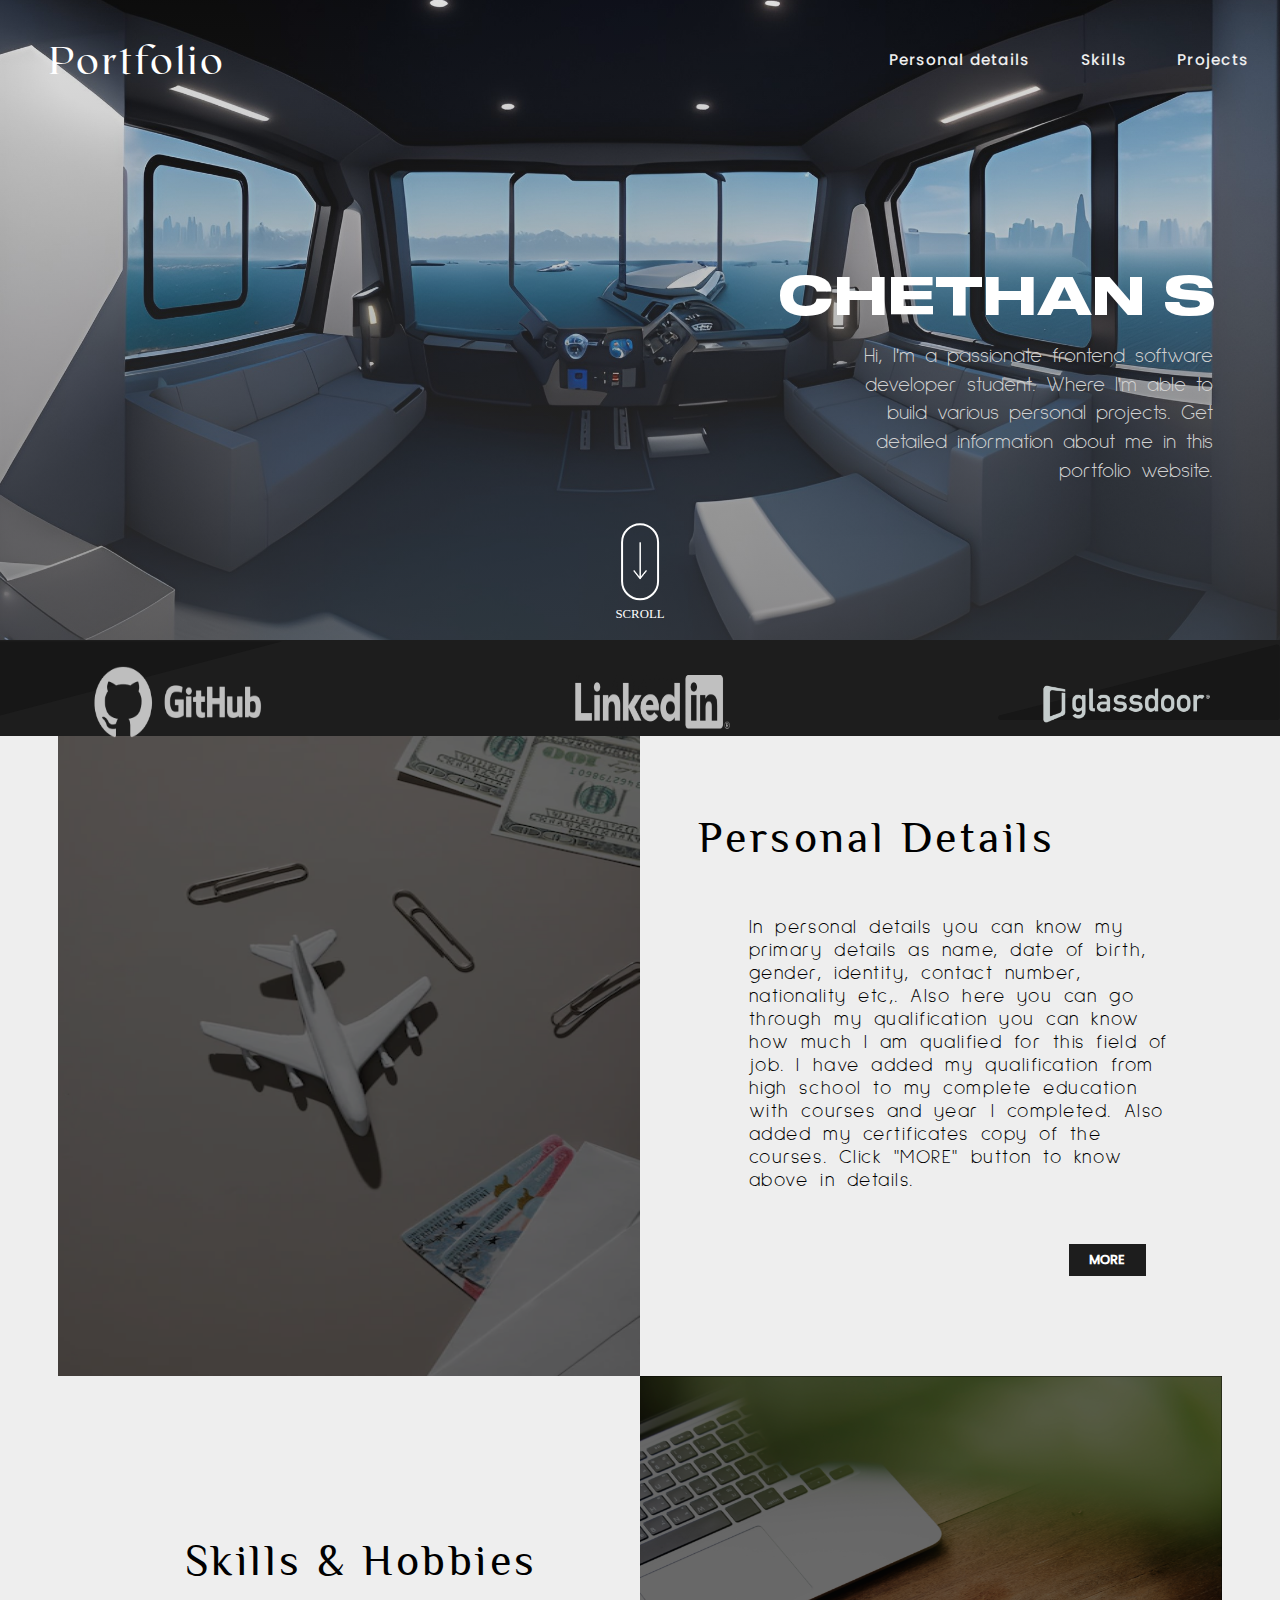
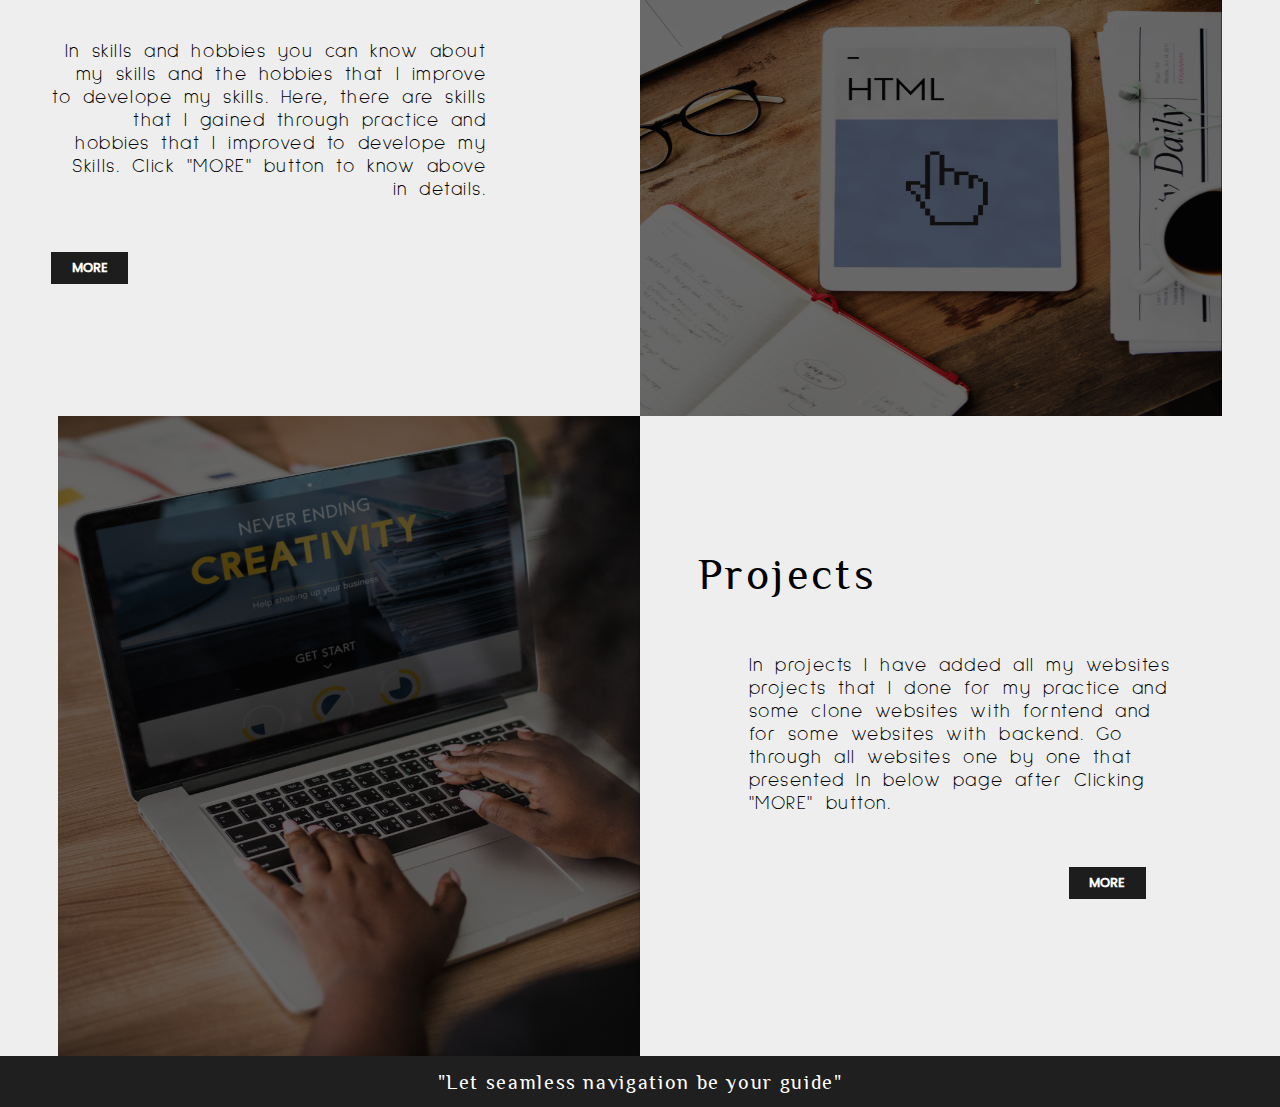
<file: Pages/Index.html>
<!DOCTYPE html>
<html lang="en">
<head>
    <meta charset="UTF-8">
    <meta http-equiv="X-UA-Compatible" content="IE=edge">
    <meta name="viewport" content="width=device-width, initial-scale=1.0">
    <link href="index.css" rel="stylesheet" >
    <title>Portfolio</title>
</head>
<body>
    <div class="wel" id="up">
        <div class="nav">
            <p class="lll" onclick="window.location.href='https://chethan025.github.io/NewPortfolio/Pages/Index.html'">
                Portfolio
            </p>
            <ul class="lnks">
                <li class="lnj" onclick="window.location.href='https://chethan025.github.io/NewPortfolio/Pages/Index.html#Personal Details'">Personal details</li>
                <li class="lnj" onclick="window.location.href='https://chethan025.github.io/NewPortfolio/Pages/Index.html#Skills & Hobbies'">Skills</li>
                <li class="lnj" onclick="window.location.href='https://chethan025.github.io/NewPortfolio/Pages/Index.html#Projects'">Projects</li>
            </ul>
        </div>
        <div class="cgh">
            <div class="chd">
                <p class="ctx">CHETHAN S</p>
                <p class="ctcx">Hi, I'm a passionate frontend software developer student. Where I'm able to build various personal projects.
                    Get detailed information about me 
                    in this portfolio website.
                </p>
            </div>
            
            <div class="chd dg">
                <p class="ctx">CHETHAN S</p>
                <p class="ctcx">Hi, I'm a passionate frontend software developer student. Where I'm able to build various personal projects.
                    Get detailed information about me 
                    in this portfolio website.
                </p>
            </div>
        </div>
        <div class="btn">
            <button class="button" onclick="window.location.href='#SCROLL';"  id="SCROLL"><img src="https://chethan025.github.io/NewPortfolio/Sources/Images/Down Arrow.png" alt="Down Img" class="bti"></button>
            <p class="srl">SCROLL</p>
        </div>
    </div>
    <div class="scl">
        <svg width="22vw" height="6vw" viewBox="0 0 472 124" fill="none" xmlns="http://www.w3.org/2000/svg">
            <path d="M0 0H472L0 124V0Z" fill="#090909" fill-opacity="0.31"/>
        </svg> 
        <svg class="svg2" width="22vw" height="12vh" viewBox="0 0 467 126" fill="none" xmlns="http://www.w3.org/2000/svg">
            <path d="M462.009 0.776852C464.539 0.129682 467 2.04075 467 4.65206V9.5V122C467 124.209 465.209 126 463 126H4.27625C-0.427813 126 -1.27239 119.291 3.28491 118.125L462.009 0.776852Z" fill="#090909" fill-opacity="0.31"/>
        </svg>
        
        <div class="lgimg">
            <img src="https://chethan025.github.io/NewPortfolio/Sources/Images/Github.png" alt="logo" class="lomg" style="height: 8vh;" onclick="window.location.href='https://github.com/chethan025/'">
            <img src="https://chethan025.github.io/NewPortfolio/Sources/Images/LinkedIn.png" alt="logo" class="lomg" style="height: 6vh;" onclick="window.location.href='https://www.linkedin.com/m/in/chethan-a7482a1a0'">
            <img src="https://chethan025.github.io/NewPortfolio/Sources/Images/38-385467_glassdoor-logo-graphics-hd-png-download_1-removebg-preview.png" alt="logo" class="lomg">

        </div>
    </div>
    <div class="prsnl fvd" id="Personal Details">
        <div class="smgd">
            <img src="https://chethan025.github.io/NewPortfolio/Sources/Images/top-view-plane-green-cards-arrangement_23-2149828149.png" alt="error loading Image" class="prmg">
        </div>
        
        <div class="sdfh">
            <div class="gads">
                <h1 class="prh">Personal Details</h1>
                <p class="prp">In personal details you can know my primary details as name, date of birth, gender, 
                    identity, contact number, nationality etc,. Also here you can go 
                    through my qualification you can know how much I am qualified for this field of job. I have added my 
                    qualification from high school to my complete education with courses and year I completed. 
                    Also added my certificates copy of the courses.
                    Click "MORE" button to know above in details.
                </p>
                <div class="btng">
                <button class="prb" onclick="window.location.href='https://chethan025.github.io/NewPortfolio/Pages/Personal Details.html'">MORE</button>
                </div>
            </div>
        </div>
    </div>
    <div class="prsnl" id="Skills & Hobbies">
        <div class="smgd righ">
            <img src="https://chethan025.github.io/NewPortfolio/Sources/Images/web-design-programming-hand-cursor-icon.jpg" alt="error loading Image" class="prmg">
        </div>
        <div class="sdfh ">
            <div class="gads">
                <h1 class="prh" style="text-align: right;">Skills & Hobbies</h1>
                <p class="prp " style="text-align: right;">In skills and hobbies you can know about my skills and the 
                    hobbies that I improve to develope my skills. Here, there are skills that I gained through practice 
                    and hobbies that I improved to develope my Skills. 
                    Click "MORE" button to know above in details.
                </p>
                <div class="btng" style="place-items: start;">
                    <button class="prb" style="margin: 0vw 7vw 0vw 4vw;" onclick="window.location.href='https://chethan025.github.io/NewPortfolio/Pages/Skills & Hobbies.html'">MORE</button>
                </div>
            </div>
        </div>
        <div class="smgd td">
            <img src="https://chethan025.github.io/NewPortfolio/Sources/Images/web-design-programming-hand-cursor-icon.jpg" alt="error loading Image" class="prmg">
        </div>
    </div>
    <div class="prsnl" id="Projects">
    <div class="smgd">
        <img src="https://chethan025.github.io/NewPortfolio/Sources/Images/woman-working-laptop.jpg" alt="error loading Image" class="prmg">
    </div>
        <div class="sdfh">
            <div class="gads">
                <h1 class="prh">Projects</h1>
                <p class="prp">In projects I have added all my websites projects that I done for my practice and some 
                    clone websites with forntend and for some websites with backend. Go through all websites one by one that 
                    presented In below page after Clicking "MORE" button.
                </p>
                <div class="btng">
                <button class="prb" onclick="window.location.href='https://chethan025.github.io/NewPortfolio/Pages/Projects.html'">MORE</button>
                </div>
            </div>
        </div>
    </div>
    <abbr title="End of the page, tap to go top" onclick="window.location.href='https://chethan025.github.io/NewPortfolio/Pages/Index.html#up'">
        <div class="ftrr">
            <p class="last">"Let seamless navigation be your guide"</p>
        </div>
    </abbr>
</body>
</html>
</file>
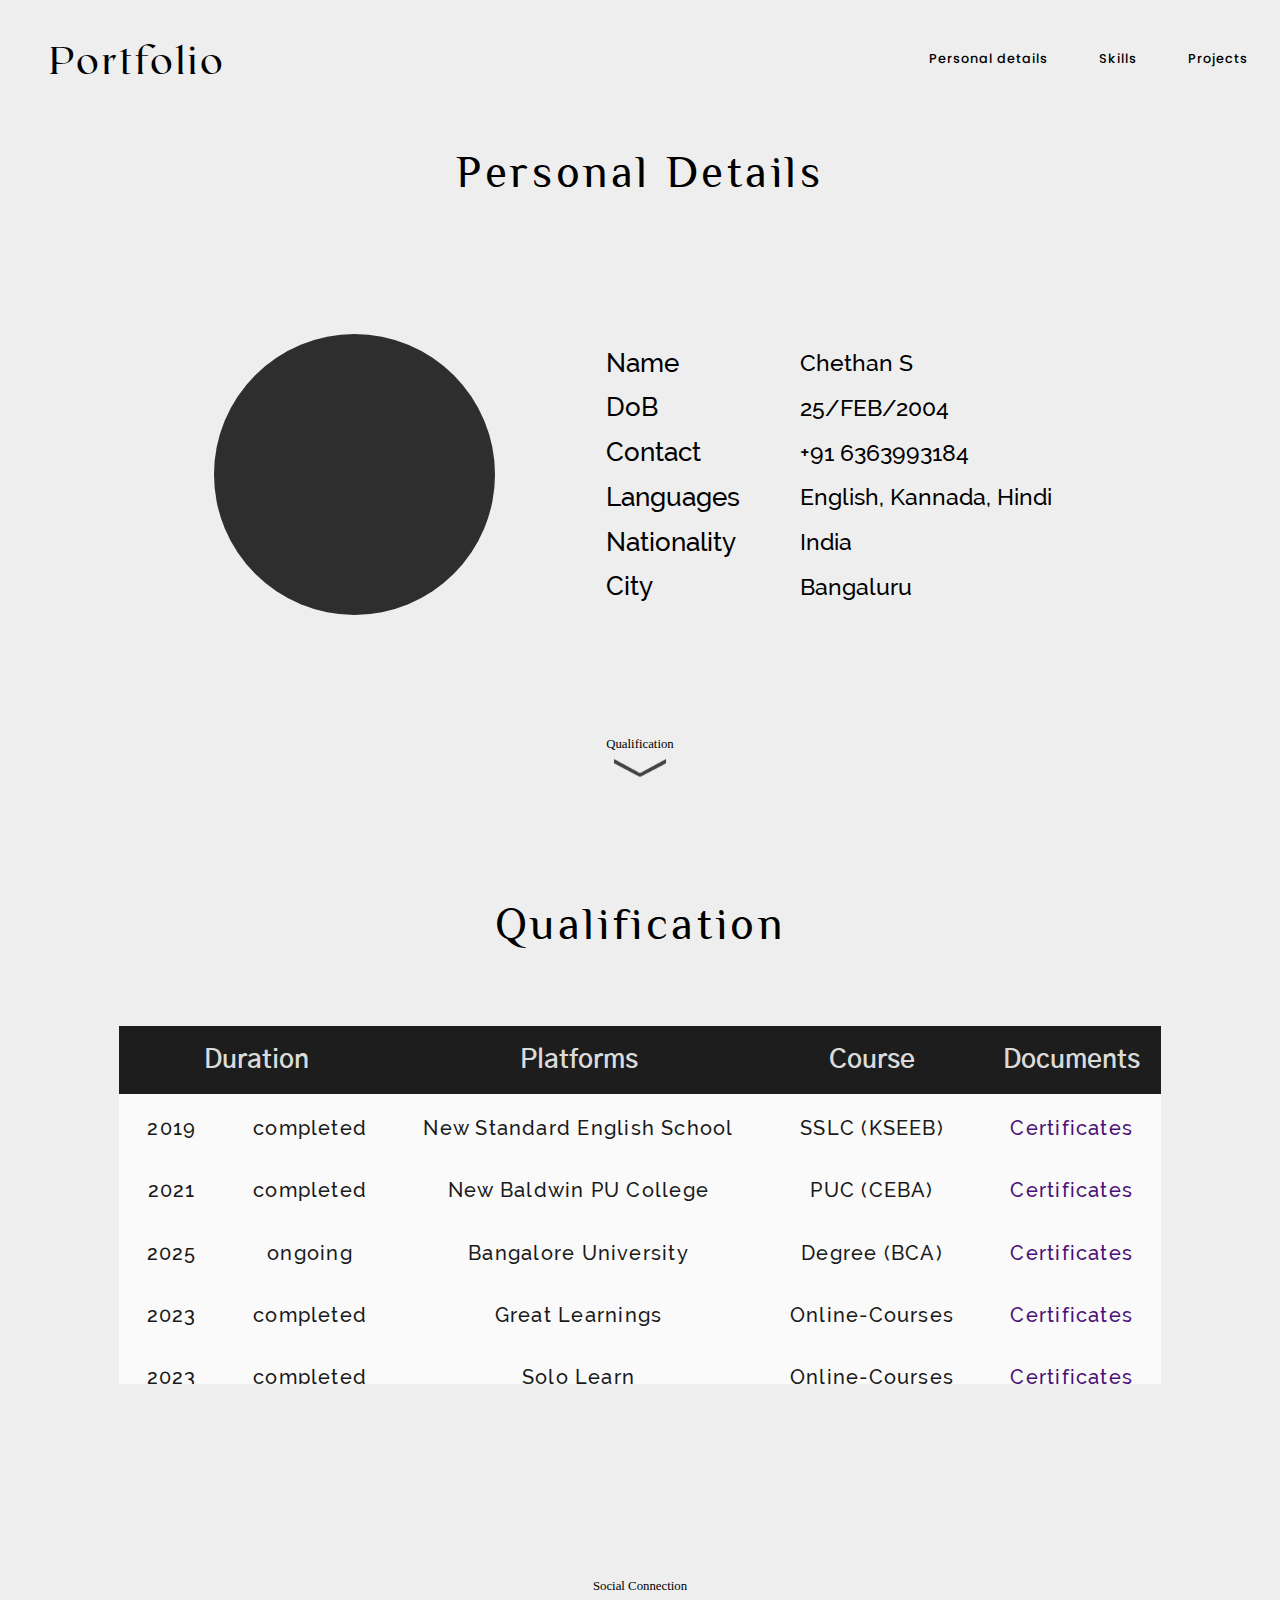
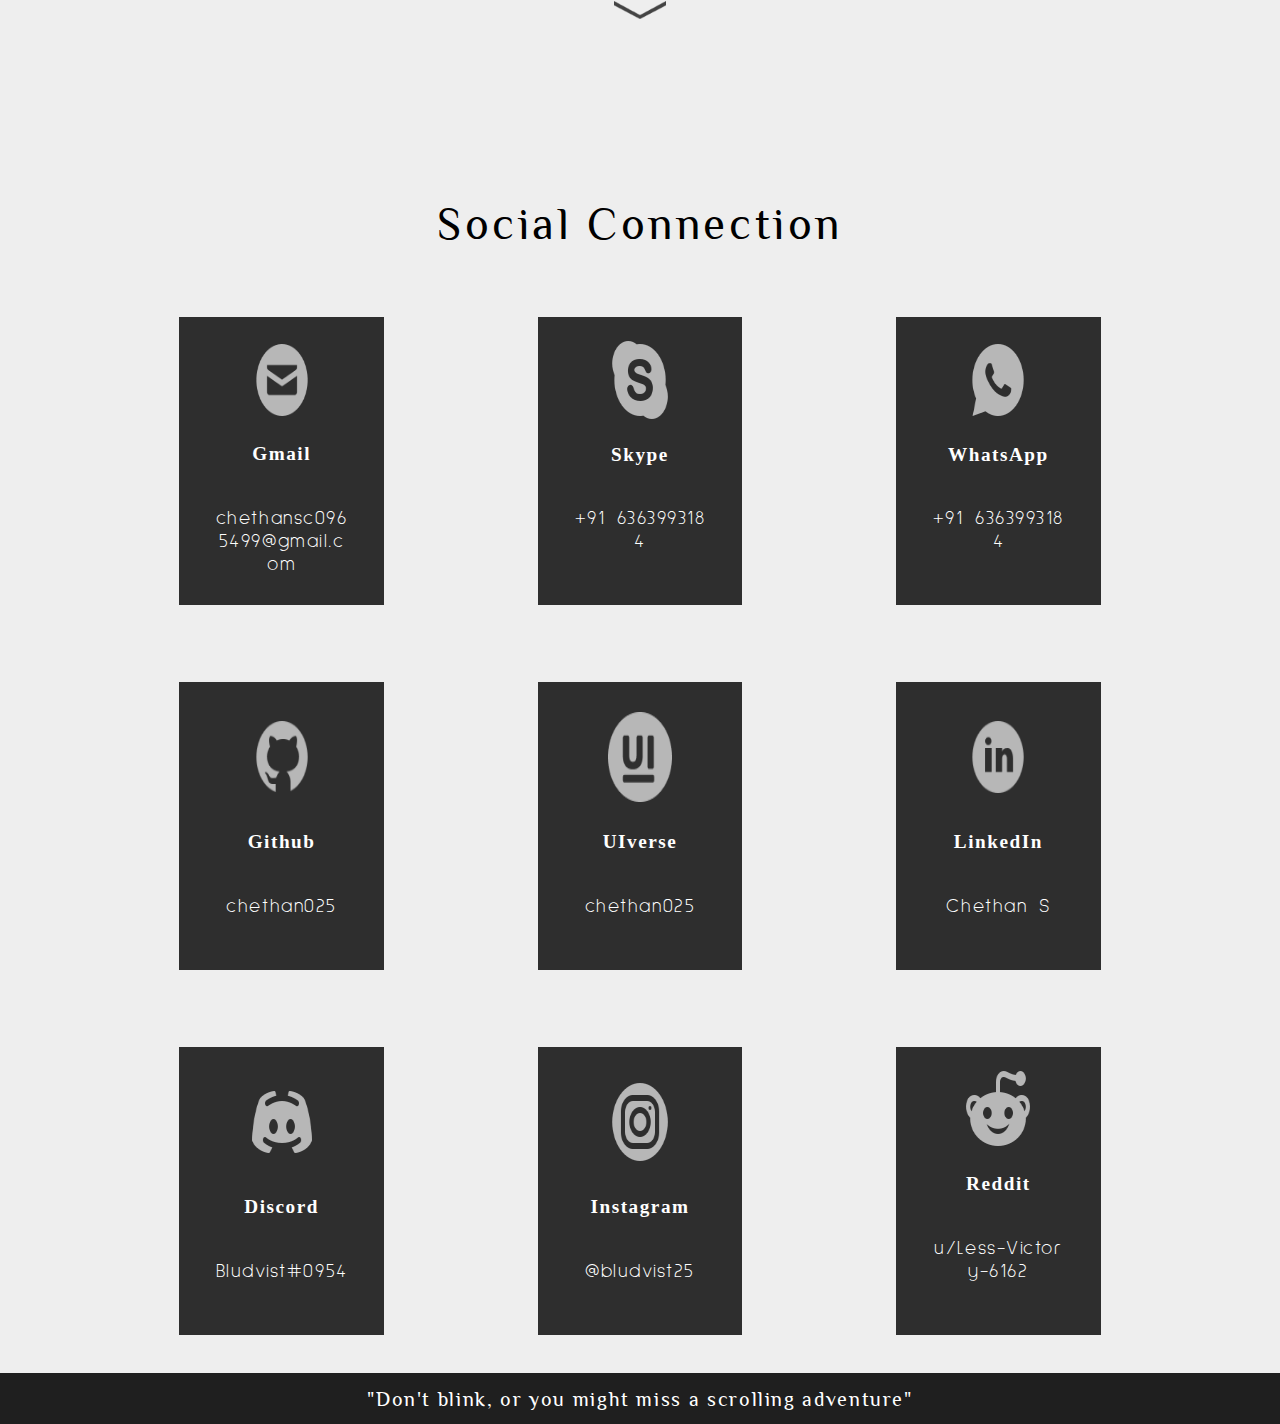
<file: Pages/Personal Details.html>
<!DOCTYPE html>
<html lang="en">
<head>
    <meta charset="UTF-8">
    <meta http-equiv="X-UA-Compatible" content="IE=edge">
    <meta name="viewport" content="width=device-width, initial-scale=1.0">
    <link href="index.css" rel="stylesheet">
    <link href="Personal Details.css" rel="stylesheet">
    <title>Personal Details</title>
</head>
<body>
    <div class="nav n" id="up">
        <p class="lll l" onclick="window.location.href='https://chethan025.github.io/NewPortfolio/Pages/Index.html'">
            Portfolio
        </p>
        <ul class="lnks">
            <li class="lnj j" onclick="window.location.href='https://chethan025.github.io/NewPortfolio/Pages/Index.html#Personal Details'">Personal details</li>
            <li class="lnj j" onclick="window.location.href='https://chethan025.github.io/NewPortfolio/Pages/Index.html#Skills & Hobbies'">Skills</li>
            <li class="lnj j" onclick="window.location.href='https://chethan025.github.io/NewPortfolio/Pages/Index.html#Projects'">Projects</li>
        </ul>
    </div>
    <div class="pcont">
        <h1 class="prh hh">Personal Details</h1>
    
        <div class="pdes">
            <div class="rnd">
                <!-- <img class="rndimg" src="https://chethan025.github.io/NewPortfolio/Sources/Images/hEiY0b67_2x (2).png" > -->
            </div>
            <div class="contt">
                <table class="tbl">
                    <tbody class="tbdy">
                        <tr class="trw">
                            <td class="tdit">Name</td>
                            <td class="tdit2">Chethan S</td>
                        </tr>
                        <tr class="trw">
                            <td class="tdit">DoB</td>
                            <td class="tdit2">25/FEB/2004</td>
                        </tr>
                        <tr class="trw">
                            <td class="tdit">Contact</td>
                            <td class="tdit2">+91 6363993184</td>
                        </tr>
                        <tr class="trw">
                            <td class="tdit">Languages</td>
                            <td class="tdit2">English, Kannada, Hindi</td>
                        </tr>
                        <tr class="trw">
                            <td class="tdit">Nationality</td>
                            <td class="tdit2">India</td>
                        </tr>
                        <tr class="trw">
                            <td class="tdit">City</td>
                            <td class="tdit2">Bangaluru</td>
                        </tr>
                    </tbody>
                </table>
            </div>
        </div>
    </div>
    <div class="hcs">
        <div class="bhsg" onclick="window.location.href='#SCROLL';">
            <p class="srl wadd">Qualification</p>
            <button class="button fs" >
                <img src="https://chethan025.github.io/NewPortfolio/Sources/Images/Rectangle 3.png"
                 alt="Down Img" class="bti bss">
            </button>
        </div>
    </div>
    <div class="quli" id="SCROLL">
        <div class="pcont" style="padding: 5vh;">
            <h1 class="prh hh">Qualification</h1>
        </div>
        <div class="tag">
     
            <table class="qv">
                <thead class="had">
                    <tr class="tblrw">
                        <th class="tblth" colspan="2">Duration</th>
                        <th class="tblth">Platforms</th>
                        <th class="tblth">Course</th>
                        <th class="tblth">Documents</th>
                    </tr>
                </thead>
                
                <tbody class="bgk">
                    <tr class="tblrw">
                        <td class="tblclm">2019</td>
                        <td class="tblclm">completed</td>
                        <td class="tblclm">New Standard English School</td>
                        <td class="tblclm">SSLC (KSEEB)</td>
                        <td class="tblclm"><a class="clc" href="https://chethan025.github.io/NewPortfolio/Sources/Certificates/SSLC-certificate.pdf">Certificates</a></td>
                    </tr>
                    <tr class="tblrw">
                        <td class="tblclm">2021</td>
                        <td class="tblclm">completed</td>
                        <td class="tblclm">New Baldwin PU College</td>
                        <td class="tblclm">PUC (CEBA)</td>
                        <td class="tblclm"><a class="clc" href="https://chethan025.github.io/NewPortfolio/Sources/Certificates/PUC-certificate.pdf">Certificates</a></td>
                    </tr>
                    <tr class="tblrw">
                        <td class="tblclm">2025</td>
                        <td class="tblclm">ongoing</td>
                        <td class="tblclm">Bangalore University</td>
                        <td class="tblclm">Degree (BCA)</td>
                        <td class="tblclm"><a class="clc" href="https://chethan025.github.io/NewPortfolio/Sources/Certificates/DEGREE-study_certificate.pdf">Certificates</a></td>
                    </tr>
                    <tr class="tblrw">
                        <td class="tblclm">2023</td>
                        <td class="tblclm">completed</td>
                        <td class="tblclm">Great Learnings</td>
                        <td class="tblclm">Online-Courses</td>
                        <td class="tblclm"><a class="clc" href="https://chethan025.github.io/NewPortfolio/Pages/Certificate%20page/GreatLearning/Idx.html">Certificates</a></td>
                    </tr>
                    <tr class="tblrw">
                        <td class="tblclm">2023</td>
                        <td class="tblclm">completed</td>
                        <td class="tblclm">Solo Learn</td>
                        <td class="tblclm">Online-Courses</td>
                        <td class="tblclm"><a class="clc" href="">Certificates</a></td>
                    </tr>
                    <tr class="tblrw">
                        <td class="tblclm">2023</td>
                        <td class="tblclm">completed</td>
                        <td class="tblclm">FreeCodeCamp</td>
                        <td class="tblclm">Online-Courses</td>
                        <td class="tblclm"><a class="clc" href="https://chethan025.github.io/NewPortfolio\Pages\Certificate page\Freecodecamp\Idx.html">Certificates</a></td>
                    </tr>
                    <tr class="tblrw">
                        <td class="tblclm">2023</td>
                        <td class="tblclm">completed</td>
                        <td class="tblclm">Coding Ninjas</td>
                        <td class="tblclm">Online-Courses</td>
                        <td class="tblclm"><a class="clc" href="https://chethan025.github.io/NewPortfolio\Pages\Certificate page\CodingNinja\Idx.html">Certificates</a></td>
                    </tr>
                    <tr class="tblrw">
                        <td class="tblclm">2023</td>
                        <td class="tblclm">completed</td>
                        <td class="tblclm">CodSoft</td>
                        <td class="tblclm">Internship</td>
                        <td class="tblclm"><a class="clc" href="https://chethan025.github.io/NewPortfolio/Sources/Certificates/Chethan_S-codsoft-internship-certificate.pdf">Certificates</a></td>
                    </tr>
                    <tr class="tblrw">
                        <td class="tblclm">2023</td>
                        <td class="tblclm">completed</td>
                        <td class="tblclm">Open Weaver</td>
                        <td class="tblclm">Bootcamp</td>
                        <td class="tblclm"><a class="clc" href="https://chethan025.github.io/NewPortfolio\Sources/Certificates/72375666311520 (1).pdf">Certificates</a></td>
                    </tr>
                    <tr class="tblrw">
                        <td class="tblclm">2023</td>
                        <td class="tblclm">completed</td>
                        <td class="tblclm">Lets Upgrade</td>
                        <td class="tblclm">Bootcamp</td>
                        <td class="tblclm"><a class="clc" href="https://chethan025.github.io/NewPortfolio\Sources/Certificates/LetsUpgrade certificate.pdf">Certificates</a></td>
                    </tr>
                    <tr class="tblrw">
                        <td class="tblclm">2023</td>
                        <td class="tblclm">ongoing</td>
                        <td class="tblclm">OctaNet</td>
                        <td class="tblclm">Internship</td>
                        <td class="tblclm"><a class="clc" href="https://chethan025.github.io/NewPortfolio/Sources/Certificates/Chethan S octanet offer letter .pdf">Certificates</a></td>
                    </tr>
                    <tr class="tblrw">
                        <td class="tblclm">2023</td>
                        <td class="tblclm">ongoing</td>
                        <td class="tblclm">NexaByte-org</td>
                        <td class="tblclm">Internship</td>
                        <td class="tblclm"><a class="clc" href="https://chethan025.github.io/NewPortfolio/Sources/Certificates/Chethan S Offer Letter NexaByte.pdf">Certificates</a></td>
                    </tr>
                    <tr class="tblrw">
                        <td class="tblclm">2023</td>
                        <td class="tblclm">ongoing</td>
                        <td class="tblclm">Code Clause</td>
                        <td class="tblclm">Internship</td>
                        <td class="tblclm"><a class="clc" href="https://chethan025.github.io/NewPortfolio/Sources/Certificates/Chethan S codeclause Offer Letter.pdf">Certificates</a></td>
                    </tr>
                    <tr class="tblrw">
                        <td class="tblclm">2023</td>
                        <td class="tblclm">ongoing</td>
                        <td class="tblclm">Oasis Infobyte</td>
                        <td class="tblclm">Internship</td>
                        <td class="tblclm"><a class="clc" href="https://chethan025.github.io/NewPortfolio/Sources/Certificates/Chethan S oasis Offer Letter.pdf">Certificates</a></td>
                    </tr>
                    
                </tbody>
            </table>
        
        </div>
        <div class="hcs">
            <div class="bhsg" onclick="window.location.href='#conta';">
                <p class="srl wadd">Social Connection</p>
                <button class="button fs" >
                    <img src="https://chethan025.github.io/NewPortfolio/Sources/Images/Rectangle 3.png"
                     alt="Down Img" class="bti bss">
                </button>
            </div>
        </div>
    </div>
    <div class="quli" id="conta" style=" height: max-content;">
        <div class="pcont" style="padding-top: 5vh; height: max-content;">
            <h1 class="prh hh">Social Connection</h1>
        </div>
        <div class="fabh">
            <div class="crdas" onclick="window.open('mailto:chethansc0965499@gmail.com')">
                <img src="https://chethan025.github.io/NewPortfolio/Sources/Images/Circled Envelope.png" alt="" class="lggo">
                <h1 class="crdhq"><b>Gmail</b></h1>
                <p class="crpps">chethansc0965499@gmail.com</p>
            </div>
            <div class="crdas" onclick="window.open('https://join.skype.com/invite/t35MeoN0LtB4')">
                <img src="https://chethan025.github.io/NewPortfolio/Sources/Images/Skype.png" alt="" class="lggo">
                <h1 class="crdhq"><b>Skype</b></h1>
                <p class="crpps">+91 6363993184</p>
            </div>
            <div class="crdas" onclick="window.open('https://wa.me/qr/BPAXOG5YKKEDC1')">
                <img src="https://chethan025.github.io/NewPortfolio/Sources/Images/WhatsApp.png" alt="" class="lggo">
                <h1 class="crdhq"><b>WhatsApp</b></h1>
                <p class="crpps">+91 6363993184</p>
            </div>
            <div class="crdas" onclick="window.open('https://github.com/chethan025/')">
                <img src="https://chethan025.github.io/NewPortfolio/Sources/Images/GitHub(1).png" alt="" class="lggo">
                <h1 class="crdhq"><b>Github</b></h1>
                <p class="crpps">chethan025</p>
            </div>
            <div class="crdas" onclick="window.open('https://uiverse.io/profile/chethan025')">
                <img src="https://chethan025.github.io/NewPortfolio/Sources/Images/Frame 53.png" alt="" class="lggo">
                <h1 class="crdhq"><b>UIverse</b></h1>
                <p class="crpps">chethan025</p>
            </div>
            <div class="crdas" onclick="window.open('https://www.linkedin.com/m/in/chethan-a7482a1a0')">
                <img src="https://chethan025.github.io/NewPortfolio/Sources/Images/LinkedIn Circled.png" alt="" class="lggo">
                <h1 class="crdhq"><b>LinkedIn</b></h1>
                <p class="crpps">Chethan S</p>
            </div>
            <div class="crdas" onclick="window.open('https://discordlookup.com/user/788780450885402625')">
                <img src="https://chethan025.github.io/NewPortfolio/Sources/Images/Discord.png" alt="" class="lggo">
                <h1 class="crdhq"><b>Discord</b></h1>
                <p class="crpps">Bludvist#0954</p>
            </div>
            <div class="crdas" onclick="window.open('https://www.instagram.com/bludvist25/')">
                <img src="https://chethan025.github.io/NewPortfolio/Sources/Images/Instagram Circle.png" alt="" class="lggo">
                <h1 class="crdhq"><b>Instagram</b></h1>
                <p class="crpps">@bludvist25</p>
            </div>
            <div class="crdas" onclick="window.open('https://www.reddit.com/user/Less-Victory-6162/')">
                <img src="https://chethan025.github.io/NewPortfolio/Sources/Images/Reddit.png" alt="" class="lggo">
                <h1 class="crdhq"><b>Reddit</b></h1>
                <p class="crpps">u/Less-Victory-6162</p>
            </div>
        </div>
    </div>
    <abbr title="End of the page, tap to go top" onclick="window.location.href='https://chethan025.github.io/NewPortfolio/Pages/Personal Details.html#up'">
        <div class="ftrr">
            <p class="last">"Don't blink, or you might miss a scrolling adventure"</p>
        </div>
    </abbr>
</file>
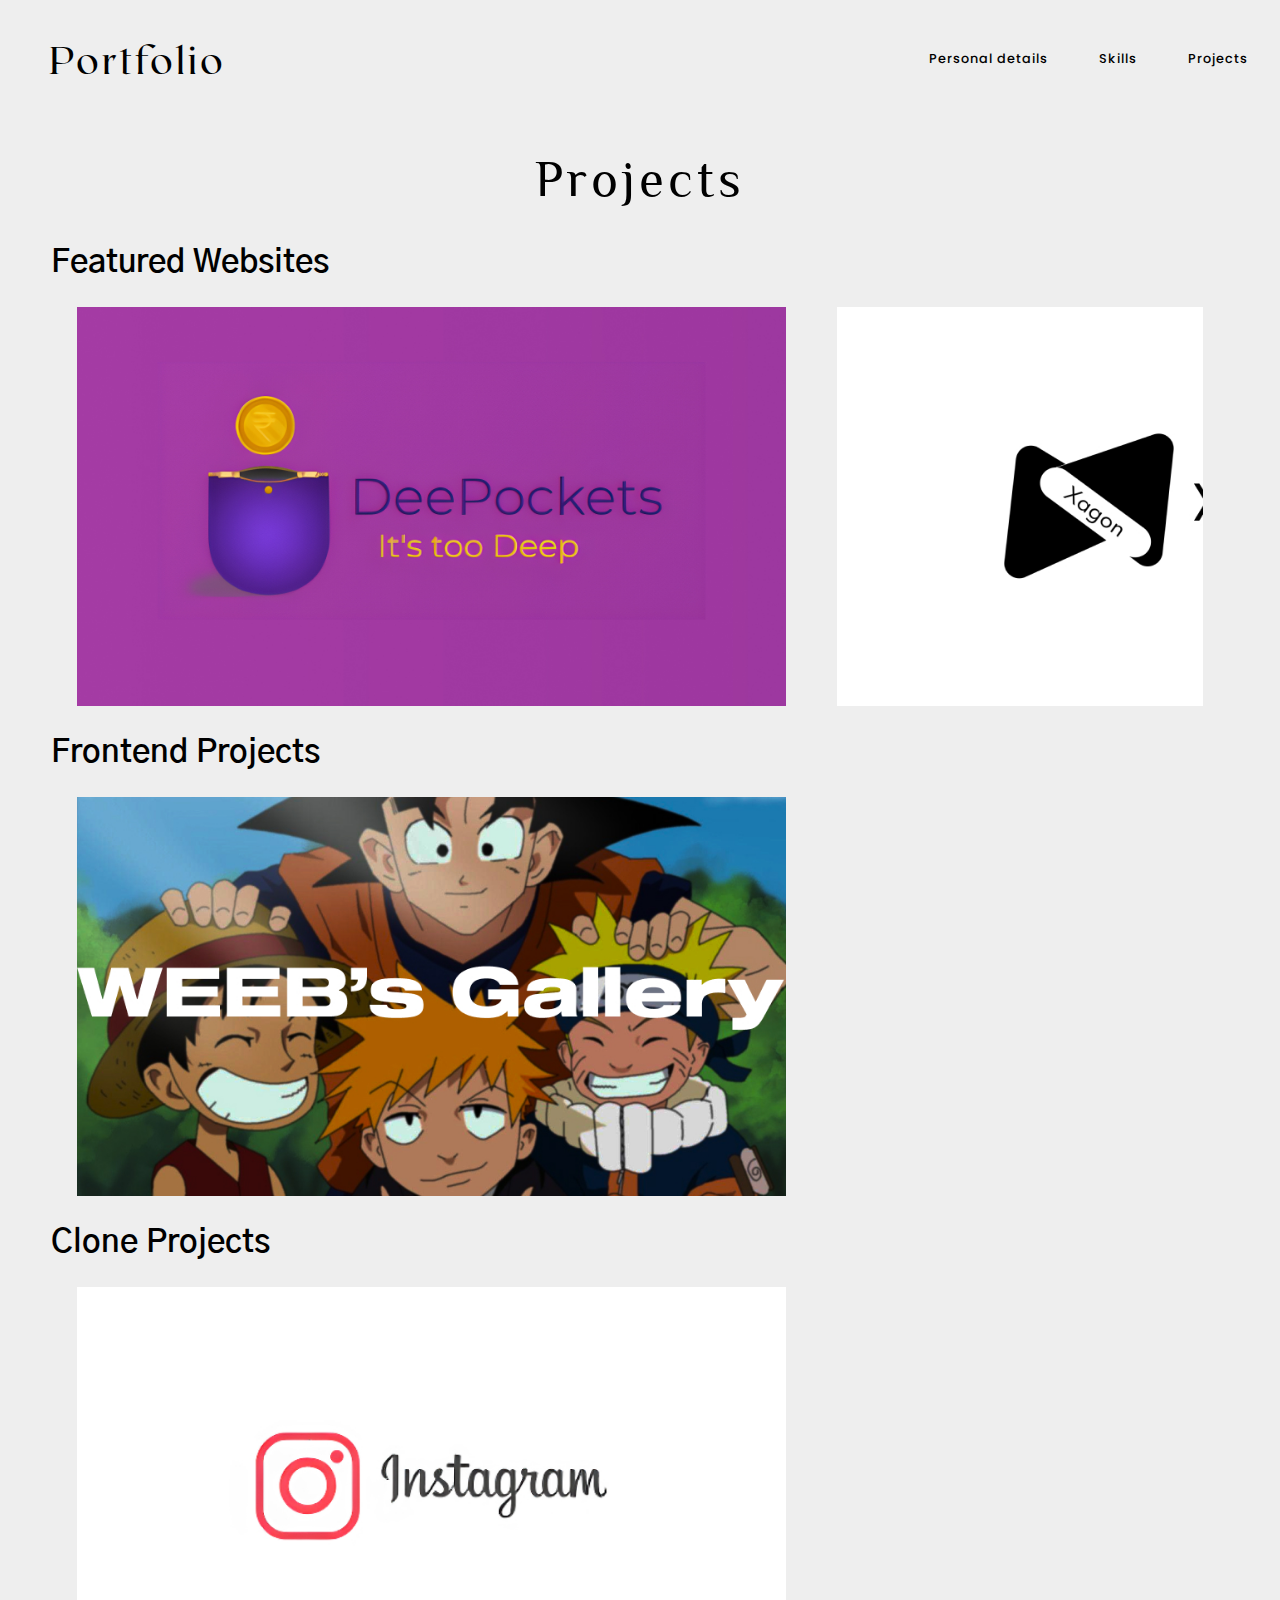
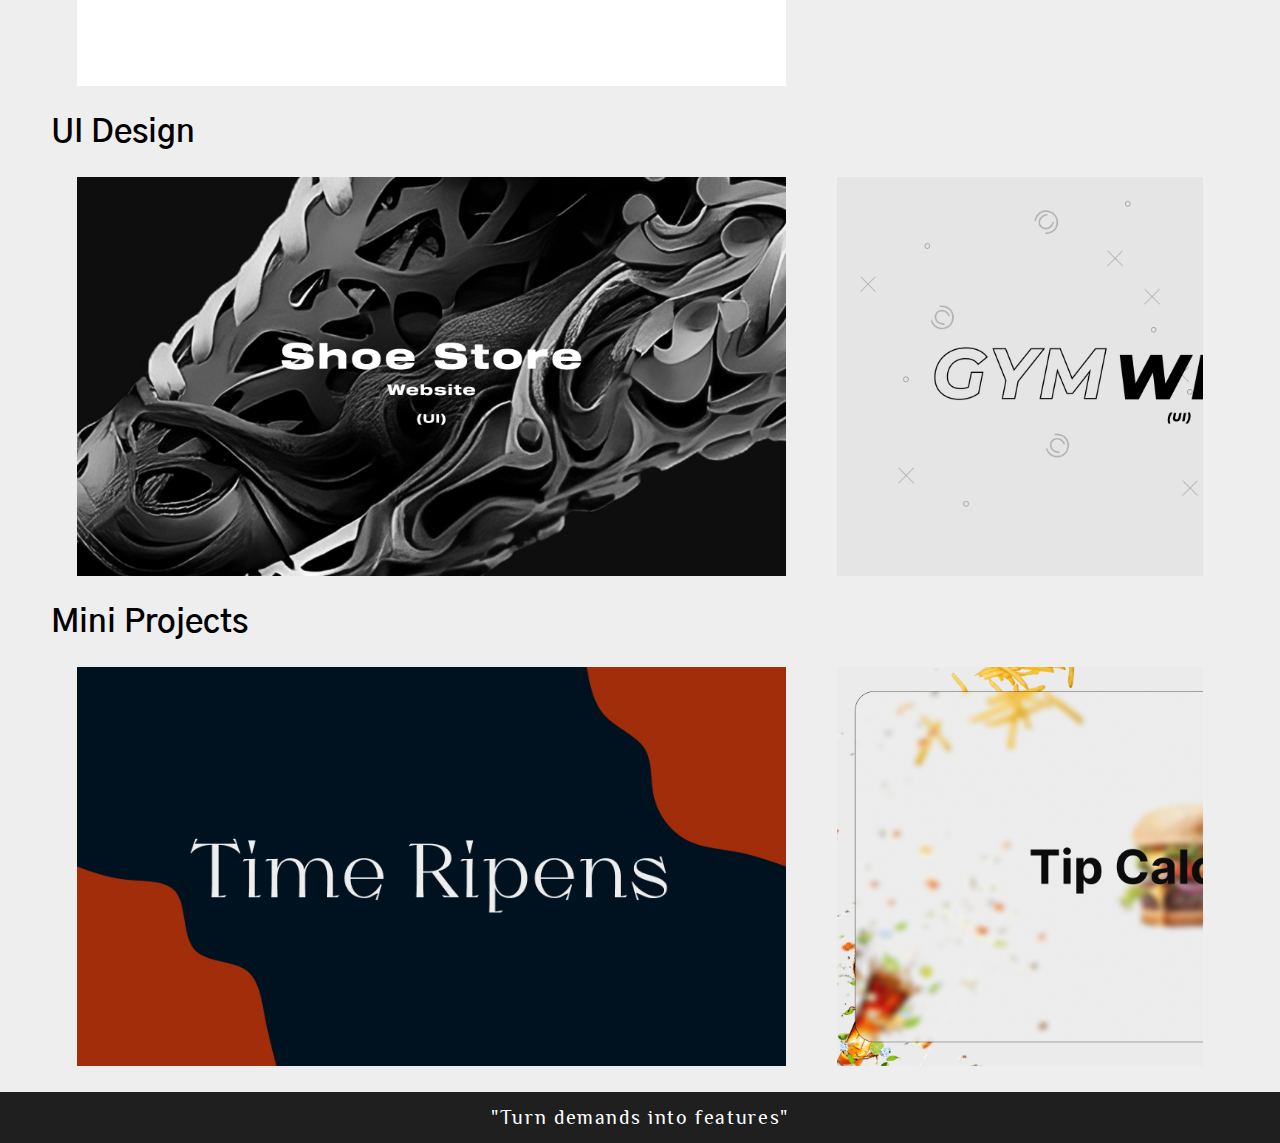
<file: Pages/Projects.html>
<!DOCTYPE html>
<html lang="en">
    <head>
        <meta charset="UTF-8">
        <meta http-equiv="X-UA-Compatible" content="IE=edge">
        <meta name="viewport" content="width=device-width, initial-scale=1.0">
        <link href="index.css" rel="stylesheet">
        <link href="Personal Details.css" rel="stylesheet">
        <link href="Skills & Hobbies.css" rel="stylesheet">
        <link href="Projects.css" rel="stylesheet">
        <title>Projects</title>
    </head>
    <body>
        <div class="nav n" id="up">
            <p class="lll l" onclick="window.location.href='https://chethan025.github.io/NewPortfolio/Pages/Index.html'">
                Portfolio
            </p>
            <ul class="lnks">
                <li class="lnj j" onclick="window.location.href='https://chethan025.github.io/NewPortfolio/Pages/Index.html#Personal Details'">Personal details</li>
                <li class="lnj j" onclick="window.location.href='https://chethan025.github.io/NewPortfolio/Pages/Index.html#Skills & Hobbies'">Skills</li>
                <li class="lnj j" onclick="window.location.href='https://chethan025.github.io/NewPortfolio/Pages/Index.html#Projects'">Projects</li>
            </ul>
        </div>
        <div class="pcont">
            <h1 class="prh hh gdf">Projects</h1>
            <div class="prty">
                <h1 class="roeds"> Featured Websites</h1>
                <div class="bxfs">
                    
                    <div class="bxxx" onclick="window.location.href='https://chethan025.github.io/Deepockets/Pages/Home%20page/homepage.html'">
                        <div class="hvr">
                            <p class="hrvo"><b>Deepockets</b> is Esports website where user play tournaments games and earn NFT. This website 
                                contains frontend You can find code for this website in my Github Account. Please Click to open website and go trough every page.</p>
                        </div>
                        <img src="https://chethan025.github.io/NewPortfolio/Sources/Images/Deeppockets.jpg" alt="" class="probf">
                    </div>
<div class="bxxx" onclick="window.location.href='https://e2dd4b-2.myshopify.com'">
                        <div class="hvr">
                            <p class="hrvo"><b>Xagon</b> is a Ecommerce website of clothing store. This is a Shopify integrated website which is still under process of development. Please Click to open website and go trough every pages.</p>
                        </div>
                        <img src="https://chethan025.github.io/NewPortfolio/Sources/Images/Xagon.jpg" alt="" class="probf">
                    </div>
                    <div class="bxxx" onclick="window.location.href='https://chethan025.github.io/NexaByte_Internship_Task/NexaByte-org/Gym%20Website/index.html'">
                        <div class="hvr">
                            <p class="hrvo"><b>Gym Website</b> is a landing page website created and developed as a internship project This website 
                                contains frontend You can find code for this website in my Github Account. Please Click to open website and go trough every page.</p>
                        </div>
                        <img src="https://chethan025.github.io/NewPortfolio/Sources/Images/Slide 16_9 - 6.png" alt="" class="probf">
                    </div>
                    <div class="bxxx" onclick="window.location.href='https://chethan025.github.io/CODSOFT/Landing%20Page/Pages/index.html'">
                        <div class="hvr">
                            <p class="hrvo"><b>Shoe Store Website</b> is a landing page website created and developed as a internship project This website 
                                contains frontend You can find code for this website in my Github Account. Please Click to open website and go trough every page.</p>
                        </div>
                        <img src="https://chethan025.github.io/NewPortfolio/Sources/Images/Slide 16_9 - 1.png" alt="" class="probf">
                    </div>
                    
                </div>
            </div>
            <div class="prty">
                <h1 class="roeds">Frontend Projects</h1>
                <div class="bxfs">
                    <div class="bxxx" onclick="window.location.href='https://chethan025.github.io/mypage/dont%20open.html'">
                        <div class="hvr">
                            <p class="hrvo"> <b>Weeb's Gallery</b> is gallery of Animes. It is a first website that I created when I Began to start
                                Learnig frontend languages You can find code for this website in my Github Account. Please Click to open website and go trough every page.</p>
                        </div>
                        <img src="https://chethan025.github.io/NewPortfolio/Sources/Images/WG.jpg" alt="" class="probf">
                    </div>
                </div>
            </div>
            <div class="prty">
                <h1 class="roeds">Clone Projects</h1>
                <div class="bxfs">
                    <div class="bxxx" onclick="window.location.href='https://www.figma.com/proto/rUzl3pW5ivnNNmWmEYgqpg/First-try?node-id=5-187&mode=design&t=r7cjuOAGrlWZeybh-1'">
                        <div class="hvr">
                            <p class="hrvo"><b>Instagram Clone Project</b> .
                                Click to view the design</p>
                        </div>
                        <img src="https://chethan025.github.io/NewPortfolio/Sources/Images/Instagram.jpg" alt="" class="probf">
                    </div>
                </div>
            </div>
            <div class="prty">
                <h1 class="roeds">UI Design</h1>
                <div class="bxfs">
                    <div class="bxxx" onclick="window.location.href='https://www.figma.com/proto/apszY0ks5FqwB3HuIouPXi/Untitled?type=design&node-id=4-7&t=O9zt59ExXkP0Feta-1&scaling=scale-down-width&page-id=0%3A1&mode=design'">
                        <div class="hvr">
                            <p class="hrvo"><b>Shoe Store Website Design</b> is created for webdevelopment of my Internship Project.
                                Click to view the Prototype of the design.</p>
                        </div>
                        <img src="https://chethan025.github.io/NewPortfolio/Sources/Images/Slide 16_9 - 1 (1).png" alt="" class="probf">
                    </div>
                    <div class="bxxx" onclick="window.location.href='https://www.figma.com/proto/KjQbtKooAUCt9SiR5qe4RC/Untitled?type=design&node-id=6-96&t=HV3WRftlxF0MMdNF-1&scaling=contain&page-id=0%3A1&mode=design'">
                        <div class="hvr">
                            <p class="hrvo"><b>GYM Website Design</b>  is created for webdevelopment of my Internship Project.
                                Click to view the Prototype of the design.</p>
                        </div>
                        <img src="https://chethan025.github.io/NewPortfolio/Sources/Images/Slide 16_9 - 6 (1).png" alt="" class="probf">
                    </div>
                    <div class="bxxx" onclick="window.location.href='https://www.figma.com/embed?embed_host=share&url=https%3A%2F%2Fwww.figma.com%2Fproto%2FW6qjcitGRFHfd5CYw0LHqH%2FUntitled%3Ftype%3Ddesign%26node-id%3D21-7%26t%3D1wBmwYObMdf3zf5R-1%26scaling%3Dmin-zoom%26page-id%3D0%253A1%26starting-point-node-id%3D21%253A7%26show-proto-sidebar%3D1%26mode%3Ddesign'">
                        <div class="hvr">
                            <p class="hrvo"><b>Portfolio Design</b> is created before I started to build this Portfolio Website.
                                Click to view the Prototype of the design.</p>
                        </div>
                        <img src="https://chethan025.github.io/NewPortfolio/Sources/Images/Image (1).png" alt="" class="probf">
                    </div>
                    <div class="bxxx" onclick="window.location.href='https://www.figma.com/proto/MJtQvbr9xDnAUakIeC0VEw/Untitled?type=design&node-id=1-2&t=6Zxzuck4pDp0MRPB-1&scaling=contain&page-id=0%3A1&mode=design'">
                        <div class="hvr">
                            <p class="hrvo"><b>Tip Calculator Design</b> is created for my Mini-projects design.
                                Click to view the Prototype of the design.</p>
                        </div>
                        <img src="https://chethan025.github.io/NewPortfolio/Sources/Images/Slide 16_9 - 2 (1).png" alt="" class="probf">
                    </div>
                    <div class="bxxx" onclick="window.location.href='https://www.figma.com/proto/rUzl3pW5ivnNNmWmEYgqpg/First-try?node-id=5-187&mode=design&t=r7cjuOAGrlWZeybh-1'">
                        <div class="hvr">
                            <p class="hrvo"><b>Instagram Design</b> is which I tried to do when I started UI Design also it is my first UI design usng Figma.
                                Click to view the Prototype of the design.</p>
                        </div>
                        <img src="https://chethan025.github.io/NewPortfolio/Sources/Images/Instagram.jpg" alt="" class="probf">
                    </div>
                </div>
                
            </div>
            <div class="prty">
                <h1 class="roeds">Mini Projects</h1>
                <div class="bxfs">
                    <div class="bxxx" onclick="window.location.href='https://chethan025.github.io/Mini-projects/Time%20Ripen/Timeripen.html'">
                        <div class="hvr">
                            <p class="hrvo"><b>Time Ripens</b> is a website where you can check wheather you age is minor or major. This Mini Project
                                 was created as to take a break. Also this website is developed by both frontend and backend language. You can find code 
                                for this website in my Github Account. Click to open website page.</p>
                        </div>
                        <img src="https://chethan025.github.io/NewPortfolio/Sources/Images/Time Ripe.jpg" alt="" class="probf">
                    </div>
                    <div class="bxxx" onclick="window.location.href='https://chethan025.github.io/Mini-projects/Tip%20Calculator/tipcalculator.html'">
                        <div class="hvr">
                            <p class="hrvo"><b>Tip Calculator</b> is website which helps customer to calculate thier percentage of tip for tip pool based on thier bill
                                Also this website is developed by both frontend and backend language. You can find code 
                                for this website in my Github Account. Click to open website page.</p>
                        </div>
                        <img src="https://chethan025.github.io/NewPortfolio/Sources/Images/Slide 16_9 - 2.png" alt="" class="probf">
                    </div>
                    <div class="bxxx" onclick="window.location.href='https://chethan025.github.io/Mini-projects/Choose/CYW.html'">
                        <div class="hvr">
                            <p class="hrvo">
                                <b>CYW</b> refers as 'Choose Your World' is a fun Website Created for fun where user is forced to choose certain options
                                so that they can get funny end results. You can find code for this website in my Github Account. Click to open website and go trough every page.</p>
                        </div>
                        <img src="https://chethan025.github.io/NewPortfolio/Sources/Images/CYW.jpg" alt="" class="probf">
                    </div>
                </div>
            </div>
        </div>
        <abbr title="End of the page, tap to go top" onclick="window.location.href='https://chethan025.github.io/NewPortfolio/Pages/Projects.html#up'">
            <div class="ftrr">
                <p class="last">"Turn demands into features"</p>
            </div>
        </abbr>
    </body>
</html>
</file>
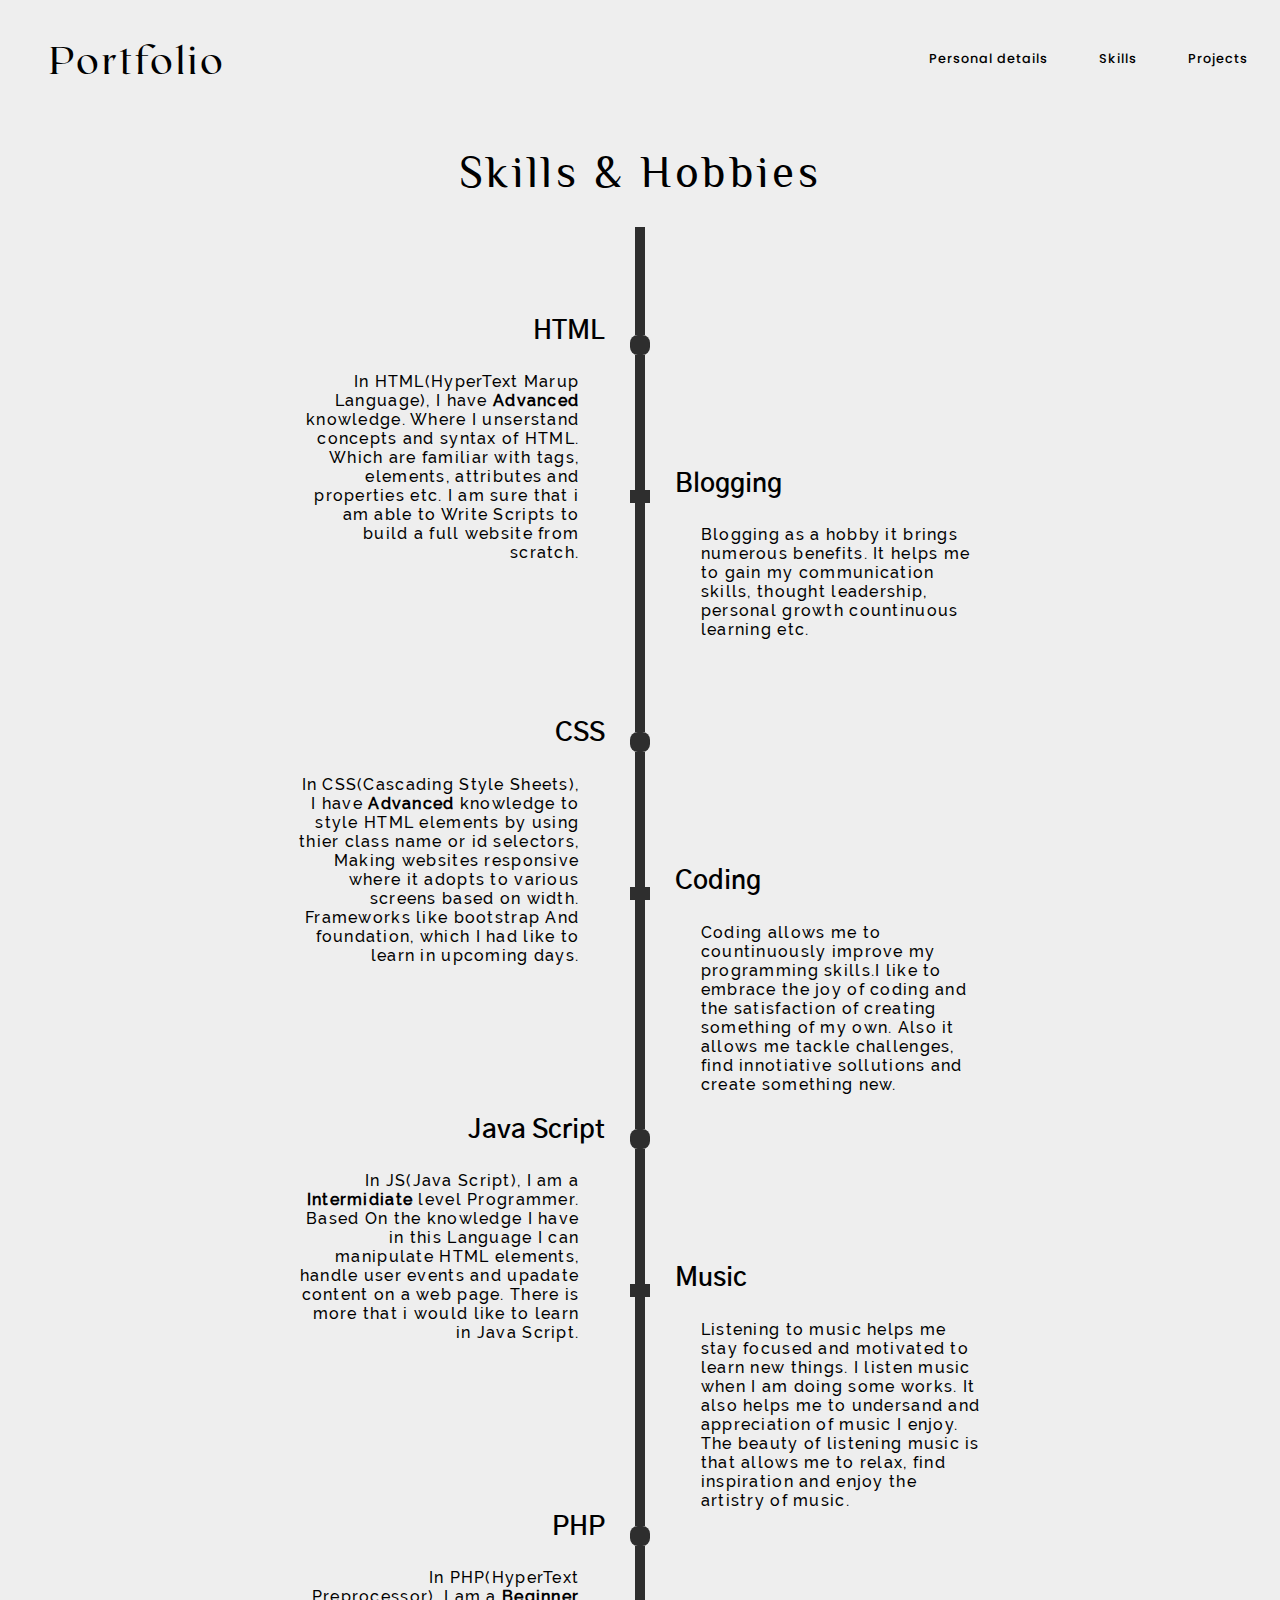
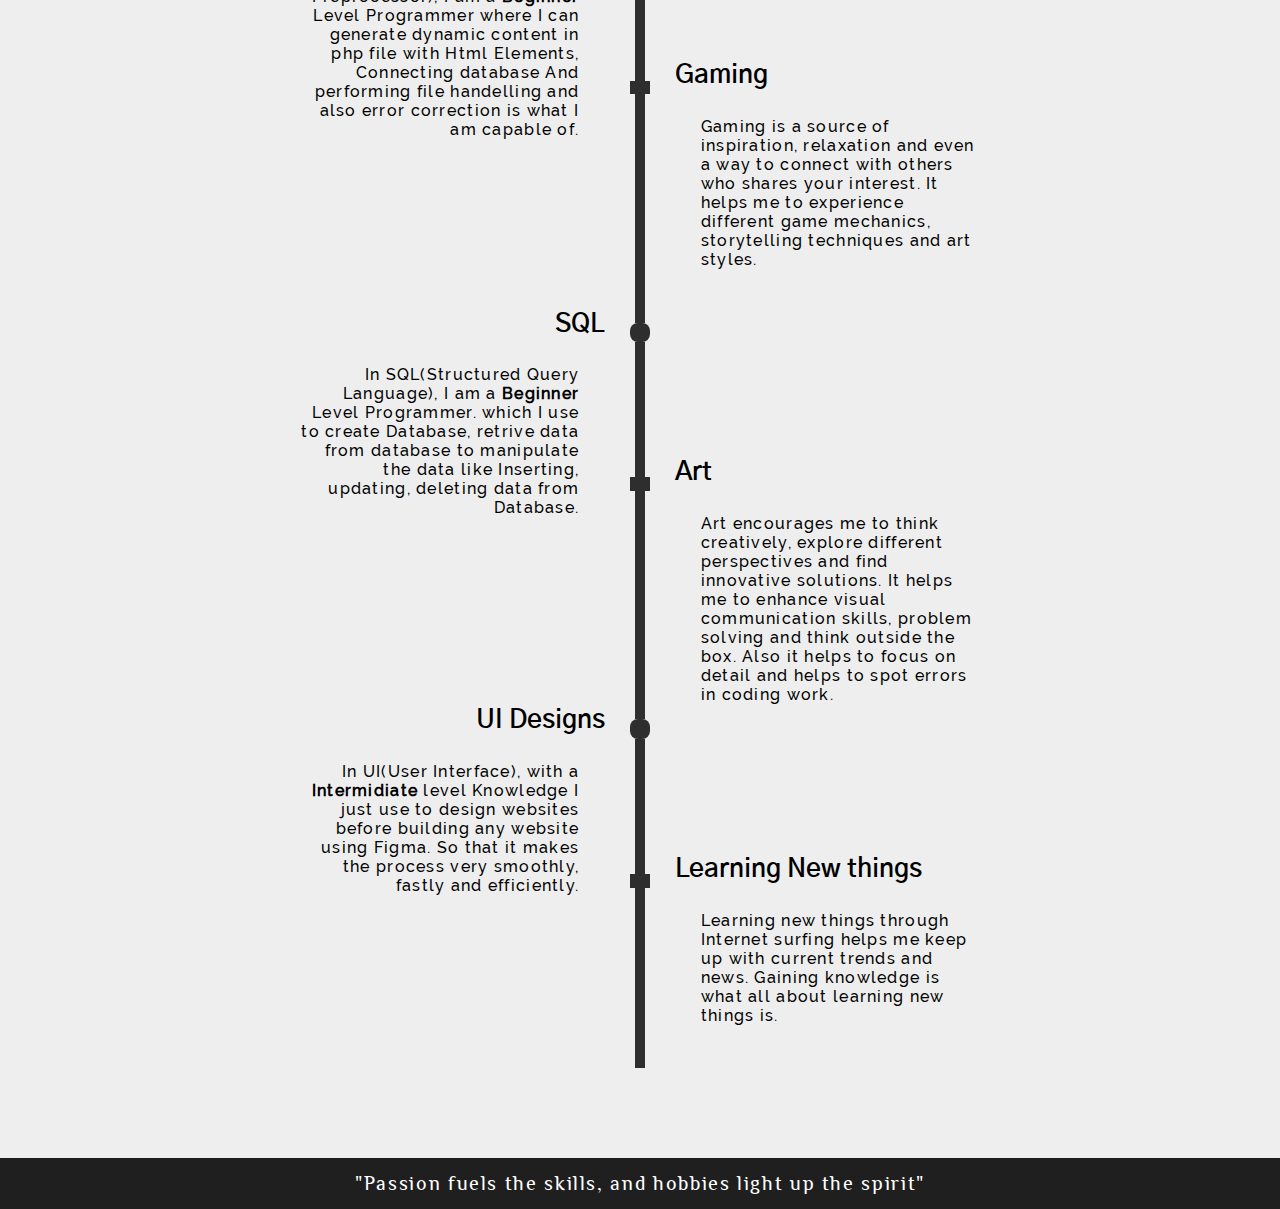
<file: Pages/Skills & Hobbies.html>
<!DOCTYPE html>
<html lang="en">
    <head>
        <meta charset="UTF-8">
        <meta http-equiv="X-UA-Compatible" content="IE=edge">
        <meta name="viewport" content="width=device-width, initial-scale=1.0">
        <link href="index.css" rel="stylesheet">
        <link href="Personal Details.css" rel="stylesheet">
        <link href="Skills & Hobbies.css" rel="stylesheet">
        <title>Skills and Hobbies</title>
    </head>
    <body>
        <div class="nav n" id="up">
            <p class="lll l" onclick="window.location.href='https://chethan025.github.io/NewPortfolio/Pages/Index.html'">
                Portfolio
            </p>
            <ul class="lnks">
                <li class="lnj j" onclick="window.location.href='https://chethan025.github.io/NewPortfolio/Pages/Index.html#Personal Details'">Personal details</li>
                <li class="lnj j" onclick="window.location.href='https://chethan025.github.io/NewPortfolio/Pages/Index.html#Skills & Hobbies'">Skills</li>
                <li class="lnj j" onclick="window.location.href='https://chethan025.github.io/NewPortfolio/Pages/Index.html#Projects'">Projects</li>
            </ul>
        </div>
        <div class="pcont" style="height: max-content;">
            <h1 class="prh hh">Skills & Hobbies</h1>
            <div class="flxbx">
                <div class="skl" style="margin-top: 0;">
                    <h3 class="skh">HTML</h3>
                    <p class="ssklp">In HTML(HyperText Marup Language), I have <b>Advanced</b> knowledge. Where I unserstand concepts and syntax of HTML. Which are familiar with tags, elements, attributes and properties etc. I am sure that i am able to Write Scripts to build a full website from scratch. 
                    </p>
                </div>
                <div class="stk">
                    <div class="hor"></div>
                    <div class="ron"></div>
                    <div class="hor2"></div>
                    <div class="rec"></div>
                    <div class="hor3"></div>
                </div>
                <div class="hob">
                    <h3 class="skh hbp">Blogging</h3>
                    <p class="ssklp hjh">Blogging as a hobby it brings numerous benefits. It helps me to gain my communication skills, thought leadership, personal growth countinuous learning etc.
                    </p>
                </div>
            </div>
            <div class="flxbx">
                <div class="skl" style="top: 1vh;">
                    <h3 class="skh">CSS</h3>
                    <p class="ssklp">In CSS(Cascading Style Sheets), I have <b>Advanced</b> knowledge to style HTML elements by using thier class name or id selectors, Making websites responsive where it adopts to various screens based on width. Frameworks like bootstrap And foundation, which I had like to learn in upcoming days.
                    </p>
                </div>
                <div class="stk">
                    <div class="hor" style="height: 5.4vh;"></div>
                    <div class="ron"></div>
                    <div class="hor2"></div>
                    <div class="rec"></div>
                    <div class="hor3"></div>
                </div>
                <div class="hob" style="top:17.5vh;">
                    <h3 class="skh hbp">Coding</h3>
                    <p class="ssklp hjh">Coding allows me to countinuously improve my programming skills.I like to embrace the joy of coding and the satisfaction of creating something of my own. Also it allows me tackle challenges, find innotiative sollutions and create something new.
                    </p>
                </div>
            </div>
            <div class="flxbx">
                <div class="skl" style="top: 1vh;">
                    <h3 class="skh">Java Script</h3>
                    <p class="ssklp">In JS(Java Script), I am a <b>Intermidiate</b> level Programmer. Based On the knowledge I have in this Language I can manipulate HTML elements, handle user events and upadate content on a web page. There is more that i would like to learn in Java Script.
                    </p>
                </div>
                <div class="stk">
                    <div class="hor" style="height: 5.4vh;"></div>
                    <div class="ron"></div>
                    <div class="hor2"></div>
                    <div class="rec"></div>
                    <div class="hor3"></div>
                </div>
                <div class="hob" style="top:17.5vh;">
                    <h3 class="skh hbp">Music</h3>
                    <p class="ssklp hjh">Listening to music helps me stay focused and motivated to learn new things. I listen music when I am doing some works. It also helps me to undersand and appreciation of music I enjoy. The beauty of listening music is that allows me to relax, find inspiration and enjoy the artistry of music.
                    </p>
                </div>
            </div>
            <div class="flxbx">
                <div class="skl" style="top: 1vh;">
                    <h3 class="skh">PHP</h3>
                    <p class="ssklp">In PHP(HyperText Preprocessor), I am a <b>Beginner</b> Level Programmer where I can generate dynamic content in php file with Html Elements, Connecting database And performing file handelling and also error correction is what I am capable of.
                </div>
                <div class="stk">
                    <div class="hor" style="height: 5.4vh;"></div>
                    <div class="ron"></div>
                    <div class="hor2"></div>
                    <div class="rec"></div>
                    <div class="hor3"></div>
                </div>
                <div class="hob" style="top:17.5vh;">
                    <h3 class="skh hbp">Gaming</h3>
                    <p class="ssklp hjh">Gaming is a source of inspiration, relaxation and even a way to connect with others who shares your interest. It helps me to experience different game mechanics, storytelling techniques and art styles.
                    </p>
                </div>
            </div>
            <div class="flxbx">
                <div class="skl" style="top: 1vh;">
                    <h3 class="skh">SQL</h3>
                    <p class="ssklp">In SQL(Structured Query Language), I am a <b>Beginner</b> Level Programmer. which I use to create Database, retrive data from database to manipulate the data like Inserting, updating, deleting data from Database. 
                    </p>
                </div>
                <div class="stk">
                    <div class="hor" style="height: 5.4vh;"></div>
                    <div class="ron"></div>
                    <div class="hor2"></div>
                    <div class="rec"></div>
                    <div class="hor3"></div>
                </div>
                <div class="hob" style="top:17.5vh;">
                    <h3 class="skh hbp">Art</h3>
                    <p class="ssklp hjh">Art encourages me to think creatively, explore different perspectives and find innovative solutions. It helps me to enhance visual communication skills, problem solving and think outside the box. Also it helps to focus on detail and helps to spot errors in coding work.
                    </mat-card>
                    </p>
                </div>
            </div>
            <div class="flxbx">
                <div class="skl" style="top: 1vh;">
                    <h3 class="skh">UI Designs</h3>
                    <p class="ssklp">In UI(User Interface), with a <b>Intermidiate</b> level Knowledge I just use to design websites before building any website using Figma. So that it makes the process very smoothly, fastly and efficiently.
                    </p>
                </div>
                <div class="stk">
                    <div class="hor" style="height: 5.4vh;"></div>
                    <div class="ron"></div>
                    <div class="hor2"></div>
                    <div class="rec"></div>
                    <div class="hor3"></div>
                </div>
                <div class="hob" style="top:17.5vh;">
                    <h3 class="skh hbp">Learning New things</h3>
                    <p class="ssklp hjh">Learning new things through Internet surfing helps me keep up with current trends and news. Gaining knowledge is what all about learning new things is.
                    </p>
                </div>
            </div>
        </div>
        <br>
        <br>
        <br>
        <br>
        <br>
        <abbr title="End of the page, tap to go top" onclick="window.location.href='https://chethan025.github.io/NewPortfolio/Pages/Skills%20&%20Hobbies.html#up'">
            <div class="ftrr">
                <p class="last">"Passion fuels the skills, and hobbies light up the spirit"</p>
            </div>
        </abbr>
    </body>
</html>
</file>
<file: Pages/index.css>
html{
    scroll-behavior: smooth;
    -webkit-touch-callout: none; /* Safari */
    -webkit-user-select: none; /* Chrome */     
       -moz-user-select: none; /* Firefox */
        -ms-user-select: none; /* Internet Explorer/Edge */
            user-select: none;
}



body{
    margin: 0%;
    background-color: #eeeeee;
    cursor: pointer;
    -webkit-touch-callout: none; /* Safari */
    -webkit-user-select: none; /* Chrome */     
       -moz-user-select: none; /* Firefox */
        -ms-user-select: none; /* Internet Explorer/Edge */
            user-select: none;

            -webkit-tap-highlight-color: transparent;
}

@font-face {
    font-family: 'Roxborough';
    src: url("https://chethan025.github.io/NewPortfolio/Sources/Fonts/Roxborough CF.ttf");
}
@font-face {
    font-family: 'Poappins';
    src: url("https://chethan025.github.io/NewPortfolio/Sources/Fonts/Poppins/Poappins-Regular.otf") format("opentype");
}
@font-face {
    font-family: 'Poappins';
    src: url("https://chethan025.github.io/NewPortfolio/Sources/Fonts/Poppins/Poppins-Thin.otf") format("opentype"); 
    font-weight: thin;
}
@font-face {
    font-family: 'Poappins';
    src: url("https://chethan025.github.io/NewPortfolio/Sources/Fonts/Poppins/Poppins-Medium.otf") format("opentype"); 
    font-weight: medium;
}
@font-face {
    font-family: 'Sequel100Black-75';
    src: url("https://chethan025.github.io/NewPortfolio/Sources/Fonts/sequel-100-black-75.ttf");
}
@font-face {
    font-family: 'GeosansLight';
    src: url("https://chethan025.github.io/NewPortfolio/Sources/Fonts/GeosansLight.ttf");
}
@font-face {
    font-family: 'Philosopher';
    src: url("https://chethan025.github.io/NewPortfolio/Sources/Fonts/Philosopher/Philosopher-Regular.ttf");
}
@font-face {
    font-family: 'SulphurPoint';
    src: url("https://chethan025.github.io/NewPortfolio/Sources/Fonts/Sulphur/SulphurPoint-Regular.otf") format("opentype");
}
@font-face {
    font-family: 'SulphurPoint';
    src: url("https://chethan025.github.io/NewPortfolio/Sources/Fonts/Sulphur/SulphurPoint-Light.otf") format("opentype");
    font-weight: thin;
}

::-webkit-scrollbar{
    background: transparent;
    width: 1px;
    height: 1px;
}


::-webkit-scrollbar-thumb{
    background-color: rgb(192, 191, 191);
    border: 0px;
    border-radius: 50px;
}

.wel{
    width: 100vw;
    height: 50vw;     /* hhhh */
    background: linear-gradient(180deg, rgba(70, 70, 70, 0.17) 0%, rgba(73, 73, 73, 0.57) 100%), url("https://chethan025.github.io/NewPortfolio/Sources/realistic_tech_company (2).jpg");
    background-position: center;
    background-repeat: no-repeat;
    background-size: cover;
    position: relative;
}

.nav{
    display: flex;
}

.lll{
    margin: 4vh 3.8vw;
    color: rgb(255, 255, 255);
    font-family: Roxborough;
    font-style: normal;
    font-weight: 400;
    font-size: 3vw;
    letter-spacing: 0.08em;
    color: #FFFFFF;
}

.lnks{
    flex: 1;
    display: flex;
    align-items: center;
    justify-content:end;
    margin: 0.5vw;
}

.lnj{
    margin: 2vw;
    list-style-type: none;
    font-family: Poappins;
    font-style: normal;
    font-size: 1.2vw;
    letter-spacing: 0.08em;
    color: #eeeeee;
}

.cgh{
    display: flex;
    align-items: center;
    height: 42vw;
    padding: 0vw 5vw;
}

.chd{
    margin-left: auto;
    height: 20vw;
}

.ctx{
    margin: 0;
    font-family: Sequel100Black-75;
    font-size: 4.2vw;
    color: #FFFFFF;
    text-align: right;
}

.ctcx{
    font-family: SulphurPoint;
    font-style: normal;
    line-height: 3.2vh;
    font-size: 1.6vw;
    margin: 0;
    margin-left: 4vw;
    width: 30vw;
    text-align: right;
    color: #d1d1d1;
}

.box{
    margin: 5vw;
    display: grid;
    place-items: center;
    align-items: end;
    place-self: center;
    width: 28vw;
    height: 33vw;
    background: rgba(10, 10, 10, 0.38);
    border: 1px solid rgba(0, 0, 0, 0.49);
}

.daf{
    width: 25vw;
    height: 33vw;
}

.btn{
    display: grid;
    place-items: center;
    position: absolute;
    bottom: 5vw;
    
    left: 50vw;
    transform: translate(-50%, 50%);
}

.button{
    box-sizing: border-box;
    background: transparent;
    border: 2px solid #FFFFFF;
    border-radius: 2.8vw;
    width: 3vw;
    height: 6vw;
    text-align: center;
    padding: 0;
}

.bti{
    width: 2.3vw;
    height: 3vw;
}

.srl{
    font-family: Poppins;
    font-style: normal;
    font-weight: thin;
    font-size: 1vw;
    margin: 0.5vw;
    color: #FFFFFF;
}

.scl{
    height: 7.5vw;
    background-color: #1D1D1D;
    display: flex;
    position: relative;
}

.lgimg{
    width: 98vw;/* 
    height: 7.5vw; */
    display: flex;
    justify-content: space-between;
    align-items: center;
    position: absolute;
    margin: 2vw;
}

.lomg{
    width: 14vw;
    margin: 0vw 5vw;
}


.svg2{
    position: absolute;
    right: 0;
    bottom: 0vw;
    align-self: flex-end;
}




.prsnl{
    height: 50vw;
    display: flex;
}

.prmg{
    width: 45.5vw;
    height: 50vw;
    opacity: 40%;
    color: #eeeeee;
}

.smgd{
    margin: 0vw 4.5vw;
    width: 45.5vw;
    height: 50vw;
    background-color: #050505;
}

.sdfh{
    width: 80vw;
    display: grid;
    align-items: center;
}

.gads{
    width: 42vw;
}

.prh{
    font-family: Philosopher;
    font-style: normal;
    font-weight: 400;
    font-size: 3.4vw;
    letter-spacing: 0.08em;
    color: #000000;
}

.prp{
    font-family: SulphurPoint;
    font-style: normal;
    font-weight: 400;
    font-size: 1.5vw;
    letter-spacing: 0.08em;
    margin: 4.2vw 4vw;
    color: #000000;
}

.btng{
    display: grid;
    place-items: end;
}

.prb{
    width: 6vw;
    height: 2.5vw;
    margin: 0vw 7vw 4vw 0vw;
    background-color: #1D1D1D;
    color: #eeeeee;
    font-family: Poappins;
    font-style: normal;
    font-weight: 600;
    font-size: 1vw;
    color: #FFFFFF;
    border: 0;
    transition: 0.2s ease-in-out;
}

.prb:hover{
    background-color:#020202c2; 
}

abbr[title]{
    border-bottom: none !important;
    text-decoration: none !important
}

.ftrr{
    width: 100%;
    height: 4vw;
    background-color: #1F1F1F;
    display: grid;
    place-items: center;
}

.last{
    width: 80vw;
    text-align: center;
    font-family: Philosopher;
    font-style: normal;
    font-weight: 400;
    font-size: 1.6vw;
    margin: 0;
    letter-spacing: 0.08em;
    color: #FFFFFF;
}

.dg{
    display: none;
}
.td{
    display: block;
}

.righ{display: none;}






@media screen and (max-width: 600px)
{

    body{
       margin: 0;
    }

    ::-webkit-scrollbar{
        background: transparent;
        width: 0px;
        height: 1px;
    }
     

    .wel{
        background: linear-gradient(180deg, rgba(70, 70, 70, 0.17) 0%, rgba(22, 22, 22, 0.87) 100%), url("https://chethan025.github.io/NewPortfolio/Sources/realistic_tech_company (2).jpg");
        background-position: center;
        height: 100vh;
    }
    .lll{
        font-size: 8vw;
        margin: 4vw 6vw;
    }
    .lnks{
        padding: 0px;
    }
    .lnj{
        font-size: 2vw;
        margin: 2vw ;
    }
    .cgh{
        display: block;
        height: 90vh;
        justify-content: center;
        position: relative;
    }
    .chd{
        display: none;
        margin-left: 0;
    }
    .dg{
        display: block;
        position: absolute;
        bottom: 40vh;
    }
    .ctx{
        font-size: 7vw;
        margin: 4vw 0;
        text-align: left;
    }
    .ctcx{
        line-height: 5vw;
        letter-spacing: 0.05em;
        font-size: 5vw;
        width: 80vw;
        text-align: left;
    }
    .box{
        width: 60vw;
        height: 40vh;
    }
    .daf{
        width: 58vw;
        height: 40vh;
    }
    .btn{
        position: absolute;
        bottom: 10vh;
    }
    .button{
        width: 8vw;
        height: 18vw;
        border-radius: 50vw;
    }
    .bti{
        width: 6vw;
        height: 7vw;
    }
    .srl{
        font-size: 4vw;
        margin: 2vw;
    }
    .scl{
        height: 14vw;
    }
    .lgimg{
        height: 8vw;

    }
    .lomg{
        width:20vw;
        height: 7vw !important ;
        margin: 0px ;
    }
    .svg2{
        bottom: -10vw;
    }



    .prsnl{
        height: 100vh;
        position: relative;
        margin: 1.2vw 0px ;


    }
    .prmg{
        width: 100vw;
        height: 100vh;
        opacity: 30%;
    }
    .smgd{
        width: 100vw;
        height: 100vh;
        margin: 0;
    }

    

    .sdfh{
        position: absolute;
        top: auto;
        width: 100vw;
        height: 100vh;
        place-items: center;
    }
    .gads{
        width: 80vw;
    }
    .prh{
        font-size: 10vw;
        color: #FFFFFF;
        position: relative;

    }
    .prp{
        font-size: 4.8vw;
        color: #FFFFFF;
        position: relative;

    }
    .fvd{
            margin: 0;
        }
    .prb{
        width: 20vw;
        height: 10vw;
        font-size: 3.8vw;
    }


    .ftrr{
        width: 100%;
        height: 10vw;
    }
    .last{
        font-size: 3.6vw;
    }
    .td{
        display: none;
    }
    
    .righ{display: block;}

}
</file>
<file: Pages/Personal Details.css>
@font-face {
    font-family: 'Raleway';
    src: url("https://chethan025.github.io/NewPortfolio/Sources/Fonts/Raleway/Raleway-Medium.ttf") format("opentype");
}
@font-face {
    font-family: 'Gothic A1';
    src: url("https://chethan025.github.io/NewPortfolio/Sources/Fonts/Gothic A1/Gothic A1 Medium 500.ttf") format("opentype");
    src: url("https://chethan025.github.io/NewPortfolio/Sources/Fonts/Gothic A1/Gothic A1 SemiBold 600.ttf") format("opentype");
}
@font-face {
    font-family: 'Gothic A1';
    src: url("https://chethan025.github.io/NewPortfolio/Sources/Fonts/Gothic A1/Gothic A1 SemiBold 600.ttf") format("opentype");
    font-weight: bold;
}

.l{
    color: black;
}

.j{
    color: black;
    font-weight: medium 300;
    font-size: 1vw;
    cursor: hand;
}
.hh{
    font-size: 3.5vw;
    font-weight: 500;
    text-align: center;
}

.pdes{
    display: flex;
    justify-content: center;
    align-items: center;
    height: 55vh;
}

.rnd{
    background: #2e2e2e;
    border-radius: 50%;
    height: 22vw;
    width: 22vw;
    margin:  5.5vw 4vw;
    position: relative;
    overflow: hidden;
}
.rndimg{
    height: 100%;
    width: 100%;
    display: block;
    opacity: 100%;
}

.tdit{
    font-family: Raleway;
    font-style: normal;
    font-weight: 500;
    font-size: 2vw;
    padding: 0.5vw 4.5vw;
    color: #000000;
}

.tdit2{
    font-family: Raleway;
    font-style: normal;
    font-weight: 500;
    font-size: 1.8vw;
    padding: 0vw 5vw 0vw 0vw;
    color: #000000;
}

.bhsg{
    display: grid;
    place-items: center;
    width: max-content;
    height: max-content;
}

.hcs{
    display: grid;
    place-items: center;
    margin: 1vh 1vh 5vh 1vh;
}

.wadd{
    color: #000000;
}

.fs{
    border: 0px;
    width: max-content;
    height: max-content;
}

.bss{
    width: 4vw;
    height: 2vh;
}


.quli{
    height: 100vh;
}

div.tag{
    position: relative;            
    display: flex;       
    justify-content: center;   
    height: 60vh;       
}

table.qv{  
    display: inline-block;
    position: relative;
    height: 28vw;
    margin: 2px;
    border-collapse: collapse;
    background: #fafafa;
    overflow-y: auto;
 }
 
thead.had{
    height: 7.6vh;
    padding: 1.2vw;
    overflow: none;
    background: #1D1D1D;
    color: #eeee;
    font-family: Gothic A1;
    font-style: normal;
    font-weight: 400;
    font-size: 2vw;
    align-self: center;    
    width: 100%;
    text-align: center;
}



tbody.bgk{
    max-height: 40vh;
    width: 80%;
    position: relative;
    font-family: Raleway;
    font-style: normal;
    font-weight: 500;
    font-size: 1.6vw;
    letter-spacing: 0.06em;
    line-height: 1.8em;
    text-align: center;
    color: #1A1A1A;
    background: #fafafa;
    padding: 1.2vw;
}

.tblclm{
    padding: 1.2vw 2.2vw 0.8vw;
    text-align: center;
width: max-content;
}

.tblrw{
    width: 100%;
}

.tblth{
    padding: 1.2vw;
}

a.clc{
    position: relative;
    color: #4c1179;
    text-decoration: none;
    transition: 100ms;
}

a.clc:hover{
    color: #1D1D1D;
}

.fabh{
    display: flex;
    flex-flow: row wrap;
    justify-content: center;
}

.lggo{
    width: 5vw;
    height: 10vh;
    margin: 2vh 2vh 0vh 2vh;
}

.crdas{
    display: grid;
    place-items: center;
    padding: 0%;
    grid-template-columns: 1fr;
    grid-template-rows: 1fr;
    justify-content: center;
    width: 16vw;
    height: 32vh;
    margin: 3vw 6vw;
    background-color: #2e2e2e;
    transition: transform 0.5s;
}

.crdas:hover{
    transform: scale(1.08);
}

.crdhq{
    font-family: Sulphur Point;
    font-style: normal;
    font-size: 1.5vw;
    letter-spacing: 0.08em;
    color: #FFFFFF;
    margin: 2vh 2vh 4.4vh 2vh;
}

.crpps{
    font-family: SulphurPoint;
    font-style: normal;
    word-break: break-all;
    font-size: 1.5vw;
    letter-spacing: 0.08em;
    text-align: center;
    color: #FFFFFF;
    margin: 0vh 4vh 6vh 4vh;
    font-weight: thin;
}



@media screen and (max-width: 600px)
{

    .j{
        font-size: 2vw;

    }
    .hh{
        font-size: 6.5vw;
        color: #000000;
    }
    .pdes{
        display: grid;
        place-items: center;
        height: 75vh;
    }
    .rnd{
        margin:  4.5vw 3vw;
        height: 52vw;
        width: 52vw;
    }
    .rndimg{
        width: 70vh;
    }
    .contt{
        margin:0px 6vw;
    }
    .tdit{
        font-size: 6vw;
    }
    .tdit2{
        font-size: 4.8vw;
        padding: 0vw ;
        width: max-content;
    }
    
    .wadd{
        font-size: 4vw;
    }
   
    .bss{
        width: 10vw;
        height: 2vh;
    }

    div.tag{
        height: 68vh;  
        align-items: center;     
    }

    table.qv{
        height: 40vh;
        width: 98vw;
    }
    thead.had{
        height: 5.6vh;
        padding: 0.2vw;
        font-size: 3.5vw;    
    }
    tbody.bgk{
        font-size: 2.8vw;
        padding: 1.2vw;
        width: 98vw;
    }

    .lggo{
        width: 10vw;
        height: 10vw;
        margin: 2vh 2vh 0vh 2vh;
    
    }
    .crdas{
        width: 38vw;
        height: 38vw;
    }
    .crdhq{
        font-size: 4vw;
        margin: 2vh;
        margin: 1vh  ;

    }
    .crpps{
        font-size: 3.5vw;
        margin: 0vh 2vh 6vh 2vh;

    }
    
}
</file>
<file: Pages/Skills & Hobbies.css>
.flxbx{
  display: flex;
  justify-content: center;
  height: max-content;
  position: relative;
}



.stk{
  display: grid;
  place-items: center;
}

.hor{
  width: 0.8vw;
  height: 12vh;
  background: #2e2e2e;
}

.ron{
  width: 1.5vw;
  height: 2.2vh;
  background: #2e2e2e;
  border-radius: 40%;
}

.hor2{
  width: 0.8vw;
  height: 15vh;
  background: #2e2e2e;
}

.rec{
  width: 1.5vw;
  height: 1.5vh;
  background: #2e2e2e;   
}

.hor3{
  width: 0.8vw;
  height: 20vh;
  background: #2e2e2e;
}

.skl{
  display: block;
  width: 30vw;
  height: 35vh;
  position: relative;
  top: 7vh;
}

.hob{
  display: block;
  width: 30vw;
  height: 35vh;
  position: relative;
  top: 24vh;
}

.skh{
  font-family: Gothic A1;
  font-style: normal;
  font-weight: bold;
  font-size: 2vw; /* jhghggf */
  text-align: right;
  margin: 2vw;
  color: #000000;
}

.hbp{
  text-align: left;
}

.ssklp{
  font-family: Raleway;
  font-style: normal;
  font-weight: 500;
  font-size: 1.25vw;/* dfghjk */
  text-align: right;
  letter-spacing: 0.08em;
  margin: 0vw 4vw;
  color: #000000;
}

.hjh{
  text-align: left;
}




@media screen and (max-width: 600px){

  .hor{
    width: 1vw;  
  }

  .ron{
    width: 3vw;
    height: 3vw;
  
  }

  .hor2{
    width: 1vw;  
  }

  .rec{
    width: 2.5vw;
    height: 1vh;
  
  }

  .hor3{
    width: 1vw;  
  }

  .skl{
    width: 60vw;
  top: 10.5vh;
  margin-top: 7vw;
  }

  .hob{
    width: 60vw;
    height: 40vw;
    top: 24vh;
    margin-top: 6vw;
  }

  .skh{
  font-size: 4.2vw;
  }

  .ssklp{
    font-size: 3.2vw;
  }

}
</file>
<file: Pages/Projects.css>
.pcont{
    display: grid;
    place-items: center;
}

.roeds{
    text-align: left;
    width: 92vw;
    font-family: Gothic A1;
    font-style: normal;
    font-weight: 600;
    font-size: 2.5vw;
    margin: 0;
    color: #000000;
}
.gdf{
    font-size: 4vw;
    
}

.bxfs{
    display: flex;
    width: 90vw;
    height: 50vh;
    overflow: auto;
    white-space: nowrap;
}

.bxxx{
    color: #c5525200;
    margin: 2vw;
    aspect-ratio: 16/9;
    position: relative;
}

 .bxxx:hover .hvr{ 
    opacity: 1;
}
 
.hvr{
    display: flex;
    align-items: center;
    cursor: pointer;
    position: absolute;
    top: 0vh;
    transition: all 0.5s ease-in-out;
    background-color:  rgba(13, 13, 13, 0.801);
    max-width: 100%;
    width: 100vw;
    max-height: 100%;
    height: 100vh;
    opacity: 0;
}

.hrvo{
    
    
    margin: 4vw;
    white-space: wrap;
    font-family: Raleway;
    font-style: normal;
    font-weight: 400;
    font-size: 1.4vw;
    letter-spacing: 0.08em;
    color: #FFFFFF;
}

.probf{
max-width: 100%;
transition: all 1s;
}


@media screen and (max-width: 600px){

    .roeds{
        width: 92vw;
        font-size: 5vw;

    }

    .gdf{
        font-size: 9vw;

    }

    .bxfs{
        width: 92vw;
        height: 22vh;
    
    }

    .hrvo{
        font-size: 2.6vw;

    }

}
</file>
